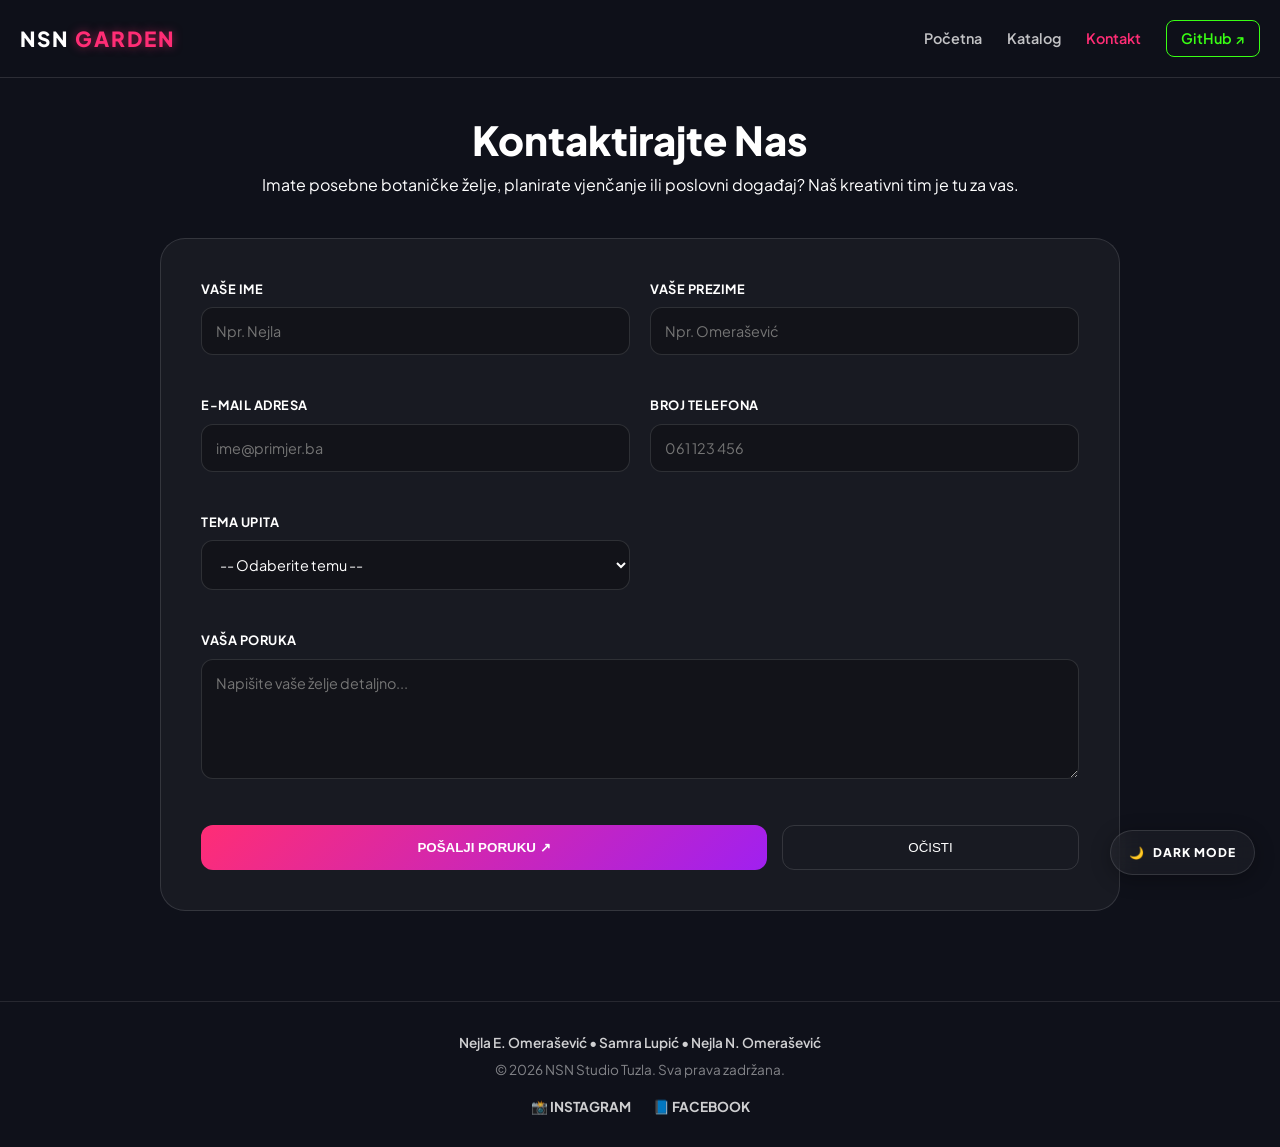
<file: kontakt.html>
<!DOCTYPE html>
<html lang="bs">
<head>
    <meta charset="UTF-8">
    <meta name="viewport" content="width=device-width, initial-scale=1.0">
    <title>Kontakt | NSN Garden</title>
    <link rel="stylesheet" href="css/tptpstil.css">
    <link href="https://fonts.googleapis.com/css2?family=Plus+Jakarta+Sans:wght@400;600;800&display=swap" rel="stylesheet">
    <link rel="icon" type="image/x-icon" href="images/icon.jfif"> 
    <link rel="manifest" href="manifest.json">
</head>
<body class="dark-mode">

    <div class="theme-btn" id="theme-toggle" role="button">
        <span class="theme-icon">🌙</span> <span class="theme-text">DARK MODE</span>
    </div>

    <header class="navbar-glow">
        <div class="nav-container">
            <div class="logo">NSN <span class="neon-text">GARDEN</span></div>
            <nav class="nav-links">
                <a href="index.html">Početna</a>
                <a href="sadrzaj.html">Katalog</a>
                <a href="kontakt.html" class="active">Kontakt</a>
                <a href="https://github.com/nejla-omerasevic/Grupa53-TPTP-2026.git" target="_blank" class="gh-link">GitHub ↗</a>
            </nav>
        </div>
    </header>

    <main class="wrapper internal-page">
        <div class="page-header-glow">
            <h1>Kontaktirajte Nas</h1>
            <p>Imate posebne botaničke želje, planirate vjenčanje ili poslovni događaj? Naš kreativni tim je tu za vas.</p>
        </div>

        <div class="form-glass-container">
            <form id="kontakt-forma" novalidate>
                
                <div class="form-row-split">
                    <div class="input-container">
                        <label for="ime">Vaše Ime</label>
                        <input type="text" id="ime" placeholder="Npr. Nejla">
                        <span class="error-text" id="err-ime"></span>
                    </div>
                    <div class="input-container">
                        <label for="prezime">Vaše Prezime</label>
                        <input type="text" id="prezime" placeholder="Npr. Omerašević">
                        <span class="error-text" id="err-prezime"></span>
                    </div>
                </div>

                <div class="form-row-split">
                    <div class="input-container">
                        <label for="email">E-mail Adresa</label>
                        <input type="email" id="email" placeholder="ime@primjer.ba">
                        <span class="error-text" id="err-email"></span>
                    </div>
                    <div class="input-container">
                        <label for="telefon">Broj Telefona</label>
                        <input type="tel" id="telefon" placeholder="061 123 456">
                        <span class="error-text" id="err-telefon"></span>
                    </div>
                </div>

                <div class="form-row-split">
                    <div class="input-container" style="width: 100%;">
                        <label for="tema">Tema Upita</label>
                        <select id="tema">
                            <option value="">-- Odaberite temu --</option>
                            <option value="Narudžba">Privatna narudžba</option>
                            <option value="Vjenčanje">Dekoracija vjenčanja</option>
                            <option value="Saradnja">Poslovna saradnja</option>
                        </select>
                        <span class="error-text" id="err-tema"></span>
                    </div>
                </div>

                <div class="input-container">
                    <label for="poruka">Vaša poruka</label>
                    <textarea id="poruka" rows="5" placeholder="Napišite vaše želje detaljno..."></textarea>
                    <span class="error-text" id="err-poruka"></span>
                </div>

                <div class="button-group-form">
                    <button type="submit" class="send-btn">POŠALJI PORUKU ↗</button>
                    <button type="reset" id="reset-btn" class="clear-btn">OČISTI</button>
                </div>
            </form>
        </div>
    </main>

    <footer class="glass-footer">
        <p class="authors">Nejla E. Omerašević • Samra Lupić • Nejla N. Omerašević</p>
        <p class="copyright">© 2026 NSN Studio Tuzla. Sva prava zadržana.</p>
        <div class="footer-socials">
            <a href="https://instagram.com/" target="_blank">📸 INSTAGRAM</a>
            <a href="https://facebook.com/" target="_blank">📘 FACEBOOK</a>
        </div>
    </footer>
    <script src="js/tptpskripte.js"></script>
</body>
</html>
</file>
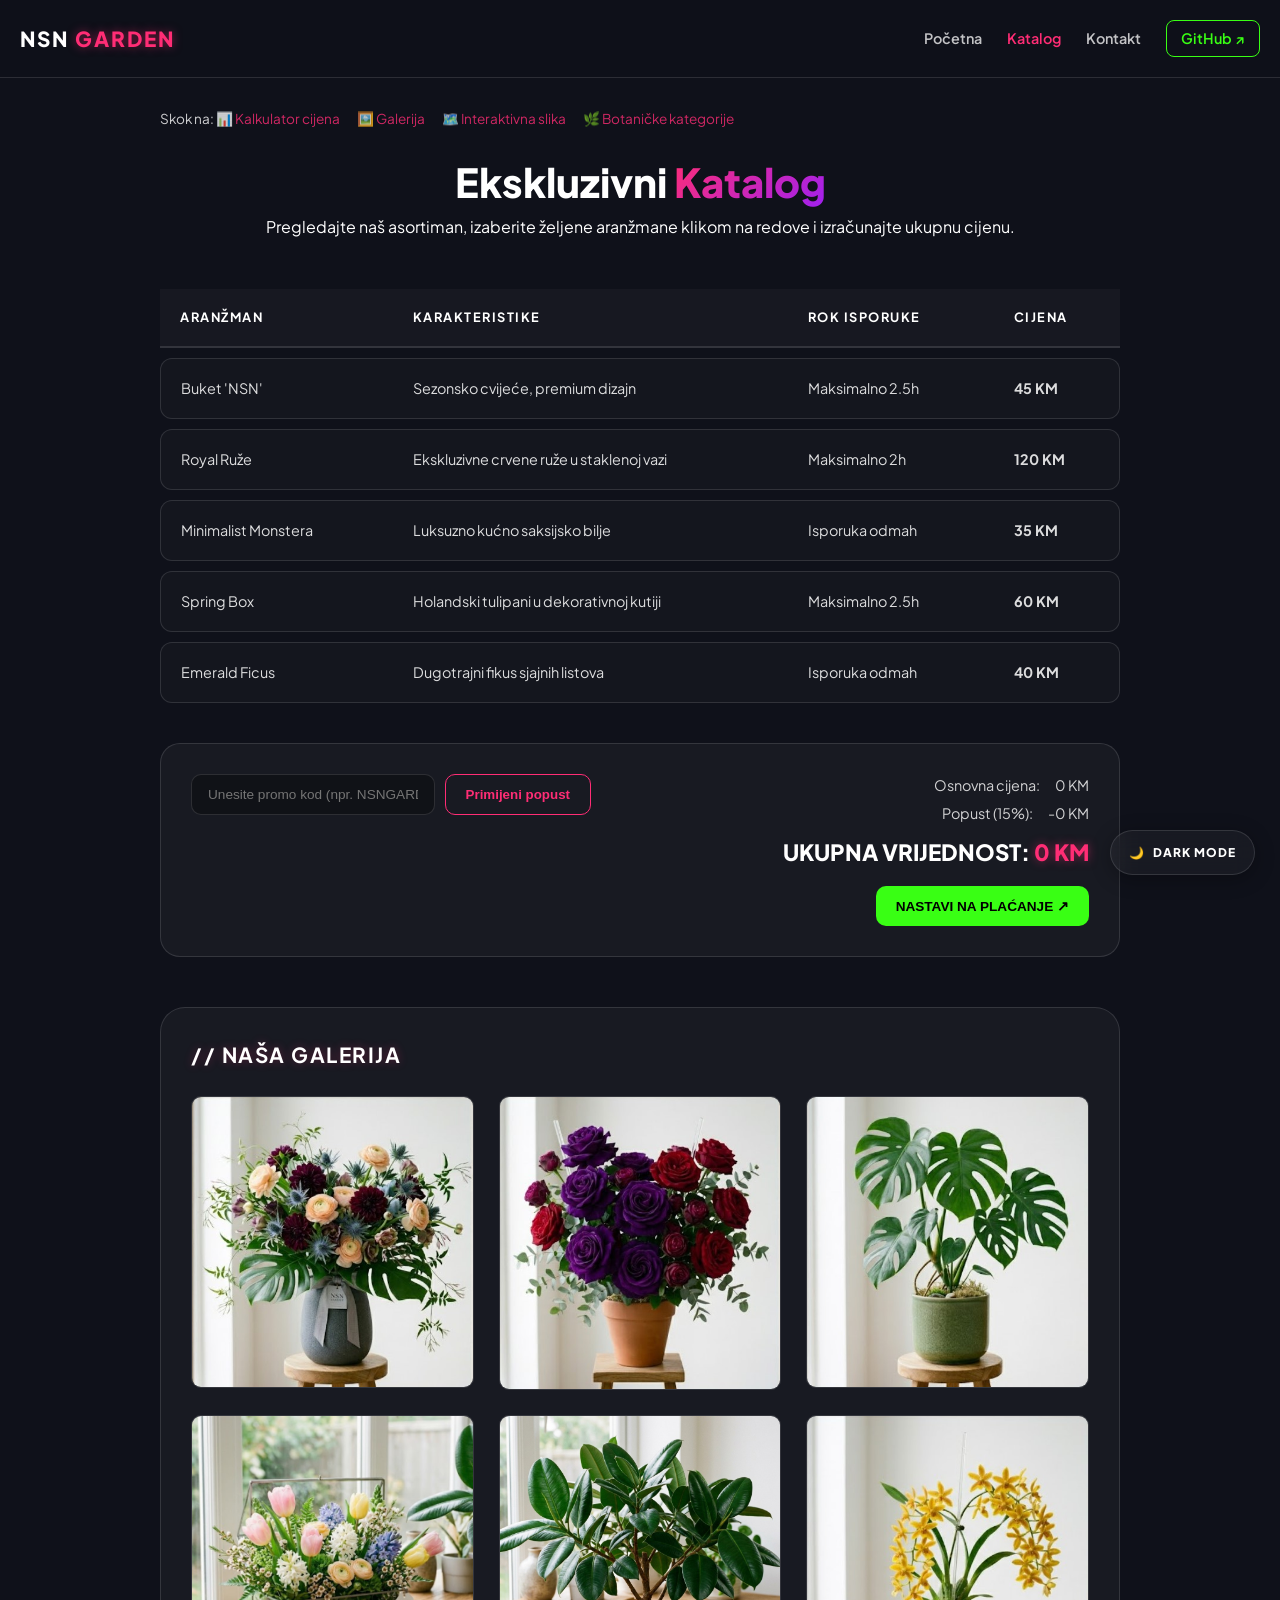
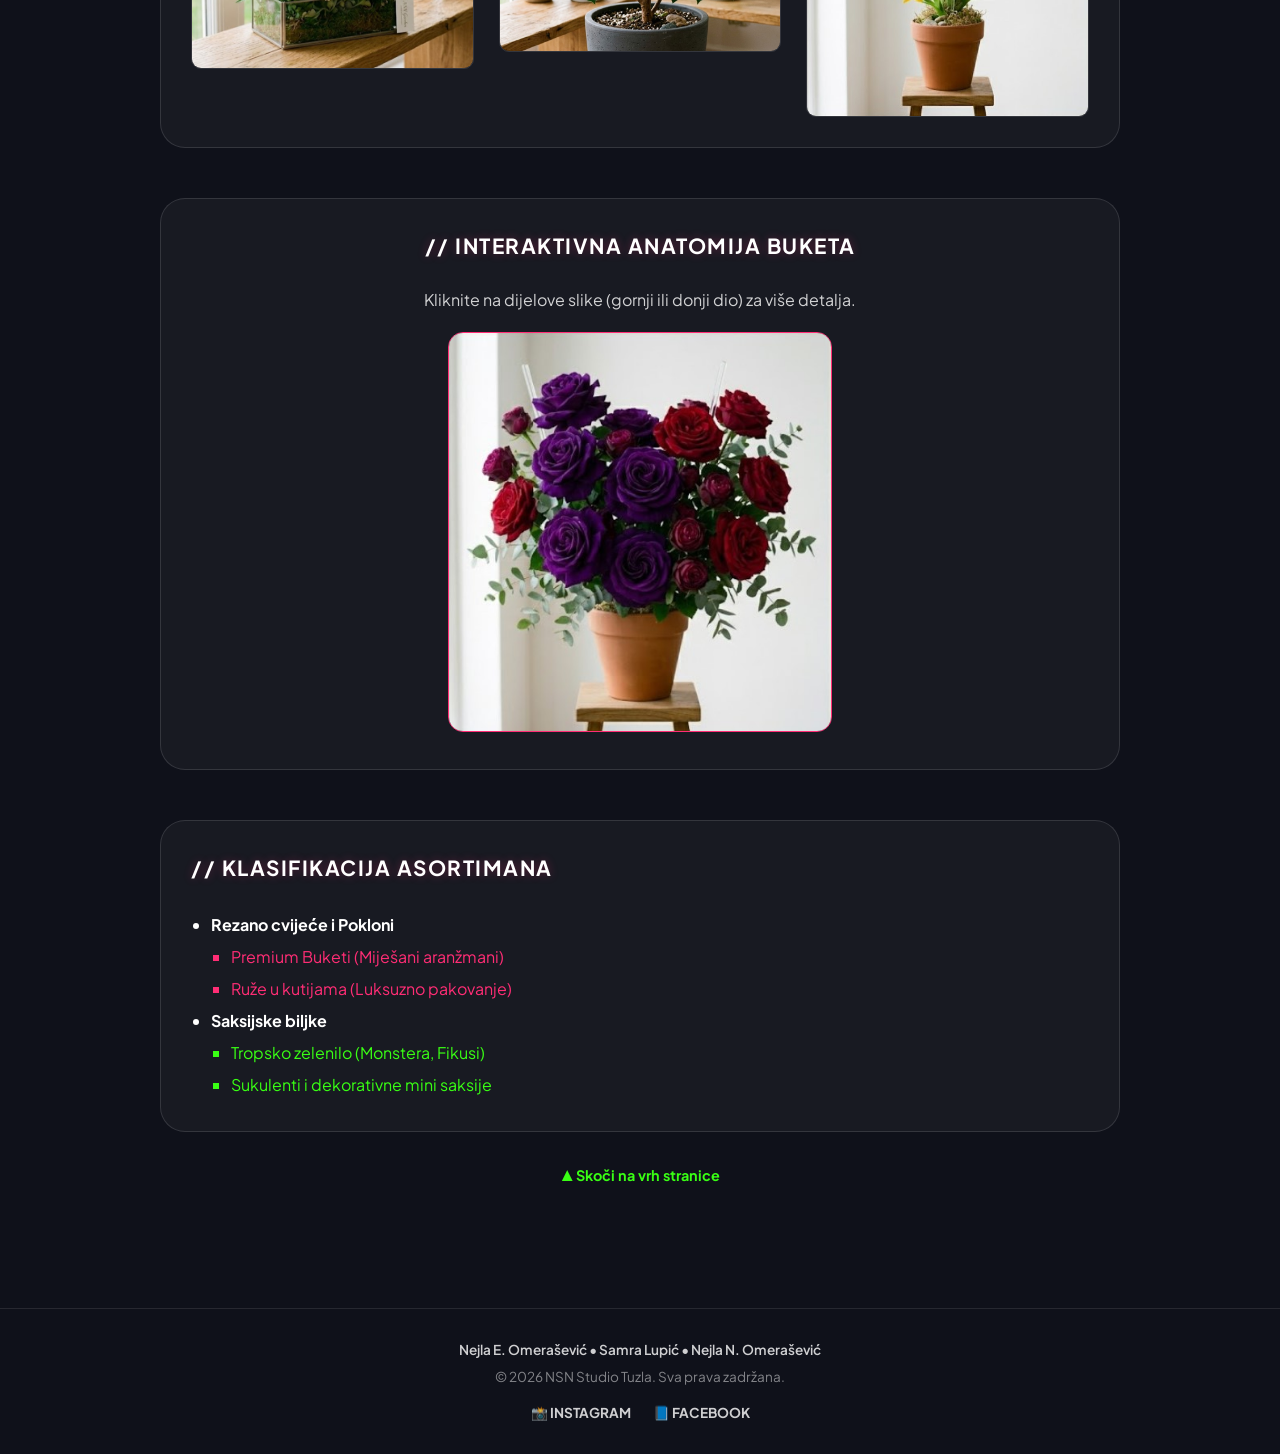
<file: sadrzaj.html>
<!DOCTYPE html>
<html lang="bs">
<head>
    <meta charset="UTF-8">
    <meta name="viewport" content="width=device-width, initial-scale=1.0">
    <title>Katalog | NSN Garden</title>
    <link rel="stylesheet" href="css/tptpstil.css">
    <link href="https://fonts.googleapis.com/css2?family=Plus+Jakarta+Sans:wght@400;600;800&display=swap" rel="stylesheet">
    <link rel="icon" type="image/x-icon" href="images/icon.jfif">
    <link rel="manifest" href="manifest.json">
</head>
<body class="dark-mode" id="vrt-vrh">

    <div class="theme-btn" id="theme-toggle" role="button">
        <span class="theme-icon">🌙</span> <span class="theme-text">DARK MODE</span>
    </div>

    <header class="navbar-glow">
        <div class="nav-container">
            <div class="logo">NSN <span class="neon-text">GARDEN</span></div>
            <nav class="nav-links">
                <a href="index.html">Početna</a>
                <a href="sadrzaj.html" class="active">Katalog</a>
                <a href="kontakt.html">Kontakt</a>
                <a href="https://github.com/nejla-omerasevic/Grupa53-TPTP-2026.git" target="_blank" class="gh-link">GitHub ↗</a>
            </nav>
        </div>
    </header>

    <main class="wrapper internal-page">
        
        <div class="bookmark-links bookmark-container">
            Skok na: <a href="#tabela-sekcija" class="smooth-scroll link-pink">📊 Kalkulator cijena</a>
            <a href="#galerija-sekcija" class="smooth-scroll link-pink">🖼️ Galerija</a>
            <a href="#anatomija-sekcija" class="smooth-scroll link-pink">🗺️ Interaktivna slika</a>
            <a href="#struktura-sekcija" class="smooth-scroll link-pink">🌿 Botaničke kategorije</a>
        </div>

        <section class="page-header-glow">
            <h1>Ekskluzivni <span class="gradient-text">Katalog</span></h1>
            <p>Pregledajte naš asortiman, izaberite željene aranžmane klikom na redove i izračunajte ukupnu cijenu.</p>
        </section>

        <section class="table-showcase" id="tabela-sekcija">
            <div class="table-responsive-container">
                <table class="glass-table">
                    <thead>
                        <tr>
                            <th>Aranžman</th>
                            <th>Karakteristike</th>
                            <th>Rok isporuke</th>
                            <th>Cijena</th>
                        </tr>
                    </thead>
                    <tbody>
                        <tr>
                            <td>Buket 'NSN'</td>
                            <td>Sezonsko cvijeće, premium dizajn</td>
                            <td>Maksimalno 2.5h</td>
                            <td>45 KM</td>
                        </tr>
                        <tr>
                            <td>Royal Ruže</td>
                            <td>Ekskluzivne crvene ruže u staklenoj vazi</td>
                            <td>Maksimalno 2h</td>
                            <td>120 KM</td>
                        </tr>
                        <tr>
                            <td>Minimalist Monstera</td>
                            <td>Luksuzno kućno saksijsko bilje</td>
                            <td>Isporuka odmah</td>
                            <td>35 KM</td>
                        </tr>
                        <tr>
                            <td>Spring Box</td>
                            <td>Holandski tulipani u dekorativnoj kutiji</td>
                            <td>Maksimalno 2.5h</td>
                            <td>60 KM</td>
                        </tr>
                        <tr>
                            <td>Emerald Ficus</td>
                            <td>Dugotrajni fikus sjajnih listova</td>
                            <td>Isporuka odmah</td>
                            <td>40 KM</td>
                        </tr>
                    </tbody>
                </table>
            </div>
        </section>

        <section class="kalkulator-sekcija">
            <div class="cijene-staklo-box">
                <div class="promo-input-group">
                    <input type="text" id="promo-kod-unos" placeholder="Unesite promo kod (npr. NSNGARDEN15)">
                    <button id="primijeni-popust-btn">Primijeni popust</button>
                </div>
                <div class="cijene-obracun">
                    <p>Osnovna cijena: <span id="osnovna-cijena">0 KM</span></p>
                    <p id="popust-red">Popust (15%): <span id="popust-iznos">-0 KM</span></p>
                    <h3>UKUPNA VRIJEDNOST: <span id="ukupna-cijena-ispis" class="neon-text">0 KM</span></h3>
                    <button id="proslijedi-narudzbu" class="pulse-button katalog-pay-btn">NASTAVI NA PLAĆANJE ↗</button>
                    <div class="clear-float"></div>
                </div>
            </div>
        </section>

        <section id="galerija-sekcija" class="media-card gallery-padding">
            <h2 class="sub-glow-title">// Naša Galerija</h2>
            <div class="animated-grid gallery-layout">
                <img src="images/cvijet1.jpg" alt="Raskošan cvjetni aranžman s tamnocrvenim i breskvastim cvjetovima, plavim čičcima i zelenim listovima u sivoj vazi">
                <img src="images/cvijet2.jpg" alt="Bogat buket s jarkoljubičastim i tamnocrvenim ružama u klasičnoj glinenoj saksiji na drvenom postolju">
                <img src="images/cvijet3.jpg" alt="Zelena sobna biljka Monstera u maslinastozelenoj saksiji postavljenoj na maloj drvenoj stolici">
                <img src="images/cvijet4.jpg" alt="Cvjetni aranžman s ružičastim tulipanima i bijelim i plavim zumbulima u pravokutnoj staklenoj posudi na drvenoj polici">
                <img src="images/cvijet5.jpg" alt="Gusta sobna biljka Fikus gumijevac sa sjajnim tamnozelenim listovima u sivoj saksiji na drvenoj površini">
                <img src="images/cvijet6.jpg" alt="Cvjetajuća žuta orhideja u tradicionalnoj glinenoj saksiji na malom drvenom postolju">
            </div>
        </section>

        <section id="anatomija-sekcija" class="media-card anatomija-layout">
            <h2 class="sub-glow-title">// Interaktivna anatomija buketa</h2>
            <p class="section-subtitle">Kliknite na dijelove slike (gornji ili donji dio) za više detalja.</p>
            
            <img src="images/cvijet2.jpg" alt="Anatomija buketa" usemap="#buketmapa" class="interactive-map-img">
            
            <map name="buketmapa">
                <area shape="circle" coords="200,150,80" href="#vrt-vrh" alt="Glavni cvjetovi" title="Premium uvozne ruže">
                <area shape="rect" coords="120,300,280,450" href="#vrt-vrh" alt="Ukrasna kutija" title="Luksuzno baršunasto pakovanje">
            </map>
        </section>

        <section id="struktura-sekcija" class="media-card struktura-layout">
            <h2 class="sub-glow-title">// Klasifikacija Asortimana</h2>
            <ul class="glavna-lista">
                <li><strong>Rezano cvijeće i Pokloni</strong>
                    <ul class="podlista lista-pink">
                        <li>Premium Buketi (Miješani aranžmani)</li>
                        <li>Ruže u kutijama (Luksuzno pakovanje)</li>
                    </ul>
                </li>
                <li><strong>Saksijske biljke</strong>
                    <ul class="podlista lista-green">
                        <li>Tropsko zelenilo (Monstera, Fikusi)</li>
                        <li>Sukulenti i dekorativne mini saksije</li>
                    </ul>
                </li>
            </ul>
        </section>

        <div class="scroll-top-container">
            <a href="#vrt-vrh" class="smooth-scroll top-link">▲ Skoči na vrh stranice</a>
        </div>

    </main>

    <footer class="glass-footer">
        <p class="authors">Nejla E. Omerašević • Samra Lupić • Nejla N. Omerašević</p>
        <p class="copyright">© 2026 NSN Studio Tuzla. Sva prava zadržana.</p>
        <div class="footer-socials">
            <a href="https://instagram.com/" target="_blank">📸 INSTAGRAM</a>
            <a href="https://facebook.com/" target="_blank">📘 FACEBOOK</a>
        </div>
    </footer>
    <script src="js/tptpskripte.js"></script>
</body>
</html>
</file>
<file: css/tptpstil.css>
/* ==========================================================================
   1. DEFINICIJA BOJA, GLOBALNI STILOVI I BAZA
   ========================================================================== */
:root {
    --bg-main: #0f111a; 
    --bg-card: rgba(255, 255, 255, 0.04);
    --border-color: rgba(255, 255, 255, 0.12);
    --text-main: #ffffff;
    --neon-pink: #ff2d75;
    --neon-green: #39ff14;
    --gradient: linear-gradient(135deg, #ff2d75, #a020f0);
}

body.light-mode {
    --bg-main: #ebf0f5;
    --bg-card: rgba(255, 255, 255, 0.85);
    --border-color: rgba(0, 0, 0, 0.08);
    --text-main: #1a1a1a;
}

*, *::before, *::after {
    box-sizing: border-box;
    margin: 0;
    padding: 0;
}

body {
    font-family: 'Plus Jakarta Sans', sans-serif;
    background-color: var(--bg-main);
    color: var(--text-main);
    transition: background-color 0.3s ease, color 0.3s ease;
    min-height: 100vh;
    line-height: 1.6;
}

.wrapper {
    max-width: 1300px;
    margin: 0 auto;
    padding: 30px 20px;
}

/* Prekidač za temu - fiksiran u donjem desnom ćošku i prati skrolovanje */
.theme-btn {
    position: fixed;
    bottom: 25px;
    right: 25px;
    background: var(--bg-card);
    border: 1px solid var(--border-color);
    padding: 12px 18px;
    border-radius: 30px;
    cursor: pointer;
    z-index: 1000;
    display: flex;
    align-items: center;
    gap: 8px;
    font-size: 0.75rem;
    font-weight: 800;
    letter-spacing: 1px;
    backdrop-filter: blur(10px);
    box-shadow: 0 4px 20px rgba(0,0,0,0.3);
    transition: all 0.2s ease;
}
.theme-btn:hover {
    transform: scale(1.05);
    border-color: var(--neon-pink);
}

/* ==========================================================================
   2. NAVIGACIJA I ZAGLAVLJE
   ========================================================================== */
.navbar-glow {
    background: rgba(15, 17, 26, 0.75);
    border-bottom: 1px solid var(--border-color);
    backdrop-filter: blur(15px);
    position: sticky;
    top: 0;
    z-index: 999;
}
body.light-mode .navbar-glow {
    background: rgba(235, 240, 245, 0.8);
}

.nav-container {
    max-width: 1300px;
    margin: 0 auto;
    padding: 20px;
    display: flex;
    justify-content: space-between;
    align-items: center;
}

.logo {
    font-weight: 800;
    font-size: 1.3rem;
    letter-spacing: 2px;
}
.neon-text {
    color: var(--neon-pink);
    text-shadow: 0 0 10px rgba(255, 45, 117, 0.5);
}

.nav-links {
    display: flex;
    align-items: center;
}
.nav-links a {
    color: var(--text-main);
    text-decoration: none;
    margin-left: 25px;
    font-size: 0.9rem;
    font-weight: 600;
    opacity: 0.75;
    transition: all 0.2s ease;
}
.nav-links a:hover, .nav-links a.active {
    opacity: 1;
    color: var(--neon-pink);
}

/* GitHub dugme u navigaciji */
.gh-link {
    border: 1px solid var(--neon-green) !important;
    padding: 6px 14px !important;
    border-radius: 8px !important;
    color: var(--neon-green) !important;
    opacity: 1 !important;
}
.gh-link:hover {
    background: rgba(57, 255, 20, 0.1) !important;
    box-shadow: 0 0 15px rgba(57, 255, 20, 0.2) !important;
}

/* ==========================================================================
   3. STRUKTURA I SIDEBAR (INDEX STRANICA)
   ========================================================================== */
.main-split-layout {
    display: grid;
    grid-template-columns: 280px 1fr;
    gap: 30px;
    margin-top: 20px;
}
@media (max-width: 900px) {
    .main-split-layout { grid-template-columns: 1fr; }
}

.glass-sidebar {
    background: linear-gradient(135deg, rgba(255, 45, 117, 0.1), rgba(160, 32, 240, 0.05)) !important;
    border: 1px solid rgba(255, 45, 117, 0.3) !important;
    border-radius: 20px !important;
    padding: 35px 25px !important;
    text-align: center;
    box-shadow: 0 8px 32px 0 rgba(255, 45, 117, 0.12) !important;
    backdrop-filter: blur(10px);
    height: fit-content;
    position: sticky;
    top: 100px;
    transition: transform 0.3s ease, box-shadow 0.3s ease;
}
.glass-sidebar:hover {
    transform: translateY(-5px);
    box-shadow: 0 12px 40px 0 rgba(255, 45, 117, 0.22) !important;
}

.promo-badge {
    background: var(--neon-pink) !important;
    color: #ffffff !important;
    font-size: 0.75rem !important;
    font-weight: 800 !important;
    letter-spacing: 2px !important;
    padding: 6px 14px !important;
    border-radius: 50px !important;
    display: inline-block !important;
    margin-bottom: 20px !important;
    box-shadow: 0 0 15px rgba(255, 45, 117, 0.5) !important;
}
.promo-title { font-size: 1.8rem !important; font-weight: 800 !important; color: #ffffff !important; margin-bottom: 12px !important; }
.promo-desc { font-size: 0.9rem !important; line-height: 1.6 !important; opacity: 0.85 !important; color: #e0e0e0 !important; margin-bottom: 25px !important; }
.promo-code {
    background: rgba(0, 0, 0, 0.4) !important;
    border: 1px dashed var(--neon-green) !important;
    color: var(--neon-green) !important;
    font-family: 'Courier New', Courier, monospace !important;
    font-size: 1.1rem !important;
    font-weight: 700 !important;
    letter-spacing: 1px !important;
    padding: 12px 18px !important;
    border-radius: 10px !important;
    display: inline-block !important;
}

body.light-mode .glass-sidebar { background: rgba(255, 255, 255, 0.8) !important; border: 1px solid rgba(255, 45, 117, 0.25) !important; }
body.light-mode .promo-title { color: #1a1a1a !important; }
body.light-mode .promo-desc { color: #4a4a4a !important; }
body.light-mode .promo-code { background: #ffffff !important; }

/* ==========================================================================
   4. HERO - SAVRŠEN BANER (TEKST PREKO SLIKE)
   ========================================================================== */
.hero-animated {
    background: linear-gradient(rgba(15, 17, 26, 0.72), rgba(15, 17, 26, 0.72)), 
                url('images/hero-banner.jpg') no-repeat center center/cover;
    border-radius: 20px;
    padding: 80px 45px;
    border: 1px solid var(--border-color);
    margin-bottom: 25px;
    display: flex;
    align-items: center;
    min-height: 350px;
}
body.light-mode .hero-animated {
    background: linear-gradient(rgba(235, 240, 245, 0.5), rgba(235, 240, 245, 0.7)), 
                url('images/hero-banner.jpg') no-repeat center center/cover;
}

.hero-content {
    max-width: 600px;
    z-index: 2;
}
.hero-content h1 {
    font-size: 2.8rem;
    font-weight: 800;
    line-height: 1.2;
    color: #ffffff;
}
body.light-mode .hero-content h1 {
    color: #1a1a1a;
}
body.light-mode .hero-content p {
    color: #333333;
}

.gradient-text {
    background: var(--gradient);
    -webkit-background-clip: text;
    background-clip: text;
    -webkit-text-fill-color: transparent;
}
.hero-content p {
    margin-top: 15px;
    max-width: 550px;
    opacity: 0.9;
    color: #ffffff;
}

/* Statistike */
.stats-glow-grid { display: grid; grid-template-columns: repeat(3, 1fr); gap: 20px; margin-bottom: 40px; }
.stat-card { background: var(--bg-card); border: 1px solid var(--border-color); padding: 20px; border-radius: 15px; text-align: center; }
.stat-number { font-size: 2rem; color: var(--neon-pink); font-weight: 800; }
.stat-label { font-size: 0.85rem; opacity: 0.7; margin-top: 5px; }

/* ==========================================================================
   5. KARTICE PROIZVODA - POPRAVLJENO I SIGURNO PRIKAZIVANJE
   ========================================================================== */
.section-top { display: flex; justify-content: space-between; align-items: center; flex-wrap: wrap; gap: 20px; margin-bottom: 25px; }
.filter-group { display: flex; gap: 10px; flex-wrap: wrap; }
.f-btn {
    background: var(--bg-card);
    border: 1px solid var(--border-color);
    color: var(--text-main);
    padding: 8px 16px;
    border-radius: 20px;
    font-size: 0.8rem;
    font-weight: 600;
    cursor: pointer;
    transition: all 0.2s ease;
}
.f-btn:hover, .f-btn.active {
    background: var(--neon-pink);
    border-color: var(--neon-pink);
    color: #ffffff;
    box-shadow: 0 0 15px rgba(255, 45, 117, 0.3);
}

.animated-grid { display: grid !important; grid-template-columns: repeat(auto-fill, minmax(280px, 1fr)) !important; gap: 25px !important; }
@media (min-width: 1100px) { .animated-grid { grid-template-columns: repeat(3, 1fr) !important; } }

.product-card-glass { background: var(--bg-card); border: 1px solid var(--border-color); border-radius: 20px; overflow: hidden; transition: transform 0.3s ease, box-shadow 0.3s ease; }
.product-card-glass:hover { transform: translateY(-5px); box-shadow: 0 10px 30px rgba(0,0,0,0.2); }

/* Osiguravamo da kontejner ne sakriva sliku */
.card-img-container { height: 220px !important; overflow: hidden !important; background: #000000 !important; display: block !important; }

/* Glavne slike artikala - uklonjeni svi destruktivni selektori */
.card-img-container img { 
    width: 100% !important; 
    height: 100% !important; 
    object-fit: cover !important; 
    display: block !important; 
}

.card-body-content { padding: 20px; }
.card-header-main { display: flex; justify-content: space-between; align-items: flex-start; gap: 10px; margin-bottom: 10px; }
.card-header-main h3 { font-size: 1.1rem; font-weight: 700; }
.card-price-tag { color: var(--neon-green); font-weight: 800; font-size: 1rem; }
.card-description { font-size: 0.85rem; opacity: 0.75; margin-bottom: 15px; height: 40px; overflow: hidden; }
.card-action-link { display: inline-block; color: var(--neon-pink); text-decoration: none; font-size: 0.85rem; font-weight: 700; }

/* ==========================================================================
   6. KATALOG I TABELA ARANŽMANA
   ========================================================================== */
.internal-page { max-width: 1000px; }
.page-header-glow { text-align: center; margin-bottom: 40px; }
.page-header-glow h1 { font-size: 2.5rem; font-weight: 800; }
.table-showcase { margin-top: 30px !important; }
.table-responsive-container { overflow-x: auto; width: 100%; }

.glass-table { width: 100% !important; border-collapse: separate !important; border-spacing: 0 10px !important; }
.glass-table th {
    background: rgba(255, 255, 255, 0.03) !important;
    color: var(--text-main) !important;
    font-weight: 700 !important;
    text-transform: uppercase !important;
    font-size: 0.8rem !important;
    letter-spacing: 1.5px !important;
    padding: 18px 20px !important;
    border-bottom: 2px solid var(--border-color) !important;
    text-align: left;
}
.glass-table tbody tr { background: rgba(255, 255, 255, 0.02) !important; transition: all 0.25s ease !important; cursor: pointer; }
.glass-table tbody tr:hover { background: rgba(255, 255, 255, 0.07) !important; transform: scale(1.006); }
.glass-table td { padding: 18px 20px !important; font-size: 0.9rem !important; color: rgba(255, 255, 255, 0.85) !important; border-top: 1px solid var(--border-color) !important; border-bottom: 1px solid var(--border-color) !important; }
.glass-table td:first-child { border-left: 1px solid var(--border-color) !important; border-top-left-radius: 12px !important; border-bottom-left-radius: 12px !important; }
.glass-table td:last-child { border-right: 1px solid var(--border-color) !important; border-top-right-radius: 12px !important; border-bottom-right-radius: 12px !important; color: var(--neon-green); font-weight: 700; }

body.light-mode .glass-table th { background: rgba(0, 0, 0, 0.03) !important; color: #1a1a1a !important; }
body.light-mode .glass-table tbody tr { background: #ffffff !important; }
body.light-mode .glass-table td { color: #333333 !important; }

.cijene-staklo-box {
    background: var(--bg-card);
    border: 1px solid var(--border-color);
    padding: 30px;
    border-radius: 20px;
    margin-top: 30px;
    display: flex;
    justify-content: space-between;
    align-items: flex-start;
    flex-wrap: wrap;
    gap: 20px;
}
.promo-input-group { display: flex; gap: 10px; max-width: 400px; width: 100%; }
.promo-input-group input { background: rgba(0, 0, 0, 0.3); border: 1px solid var(--border-color); color: var(--text-main); padding: 12px 16px; border-radius: 10px; font-size: 0.85rem; flex: 1; }
.promo-input-group button { background: transparent; border: 1px solid var(--neon-pink); color: var(--neon-pink); padding: 12px 20px; border-radius: 10px; cursor: pointer; font-weight: 600; }
.promo-input-group button:hover { background: var(--neon-pink); color: #fff; }
.cijene-obracun { text-align: right; }
.cijene-obracun p { font-size: 0.9rem; opacity: 0.8; margin-bottom: 5px; display: flex; justify-content: flex-end; gap: 15px; }
.cijene-obracun h3 { font-size: 1.4rem; margin-top: 10px; font-weight: 800; }
.pulse-button { background: var(--neon-green); color: #000000; border: none; font-weight: 800; padding: 12px 24px; border-radius: 10px; cursor: pointer; }

/* ==========================================================================
   7. GALERIJA SLIKA
   ========================================================================== */
.gallery-section { margin-top: 50px !important; }
.sub-glow-title { font-size: 1.3rem !important; text-transform: uppercase; letter-spacing: 1.5px !important; margin-bottom: 25px !important; color: #ffffff !important; text-shadow: 0 0 10px rgba(255, 45, 117, 0.3) !important; }
body.light-mode .sub-glow-title { color: #1a1a1a !important; }

.gallery-grid { display: grid !important; grid-template-columns: repeat(auto-fill, minmax(280px, 1fr)) !important; gap: 20px !important; margin-top: 20px !important; }
.gallery-grid img { width: 100% !important; height: 250px !important; object-fit: cover !important; border-radius: 15px !important; border: 1px solid var(--border-color) !important; display: block !important; transition: transform 0.3s ease, box-shadow 0.3s ease !important; }
.gallery-grid img:hover { transform: scale(1.03) !important; box-shadow: 0 8px 25px rgba(255, 45, 117, 0.25) !important; }

/* ==========================================================================
   8. KONTAKT FORMA - ODLIČAN DIZAJN
   ========================================================================== */
.form-glass-container {
    background: var(--bg-card);
    border: 1px solid var(--border-color);
    padding: 40px;
    border-radius: 25px;
    margin-top: 20px;
}
.form-row-split { display: grid; grid-template-columns: 1fr 1fr; gap: 20px; }
@media (max-width: 550px) { .form-row-split { grid-template-columns: 1fr; } }

.input-container { margin-bottom: 20px; }
.input-container label { display: block; font-size: 0.8rem; font-weight: 700; margin-bottom: 8px; text-transform: uppercase; letter-spacing: 0.5px; }
.input-container input, .input-container select, .input-container textarea {
    width: 100%;
    background: rgba(0,0,0,0.25);
    border: 1px solid var(--border-color);
    color: var(--text-main);
    padding: 14px;
    border-radius: 12px;
    font-family: inherit;
    font-size: 0.9rem;
    transition: all 0.2s ease;
}
body.light-mode .input-container input, body.light-mode .input-container select, body.light-mode .input-container textarea { background: #ffffff; color: #1a1a1a; }
.input-container input:focus, .input-container select:focus, .input-container textarea:focus { outline: none; border-color: var(--neon-pink); box-shadow: 0 0 10px rgba(255, 45, 117, 0.2); }

.error-text { color: var(--neon-pink); font-size: 0.75rem; font-weight: 600; margin-top: 5px; display: block; height: 15px; }
.input-error-field { border: 1px solid var(--neon-pink) !important; }

.button-group-form { display: flex; gap: 15px; margin-top: 10px; }
.send-btn { background: var(--gradient); color: #fff; border: none; padding: 14px 28px; border-radius: 12px; font-weight: 700; cursor: pointer; flex: 2; transition: all 0.2s ease; text-transform: uppercase; }
.send-btn:hover { box-shadow: 0 0 20px rgba(255, 45, 117, 0.4); }
.clear-btn { background: transparent; border: 1px solid var(--border-color); color: var(--text-main); padding: 14px 20px; border-radius: 12px; cursor: pointer; flex: 1; transition: all 0.2s ease; }

/* ==========================================================================
   9. INTERAKTIVNA MAPA I FOOTER
   ========================================================================== */
.media-card { background: var(--bg-card); border: 1px solid var(--border-color); border-radius: 25px; overflow: hidden; margin-top: 40px; }
.media-grid { display: grid; grid-template-columns: 1fr 1.2fr; }
@media (max-width: 800px) { .media-grid { grid-template-columns: 1fr; } }
.media-text { padding: 40px; }
.badge-status { display: inline-block; background: rgba(57, 255, 20, 0.1); color: var(--neon-green); padding: 6px 12px; border-radius: 30px; font-size: 0.75rem; font-weight: 800; margin-top: 20px; }
.media-map { min-height: 250px; }

.glass-footer { border-top: 1px solid var(--border-color); padding: 30px 20px; text-align: center; margin-top: 60px; font-size: 0.85rem; opacity: 0.8; }
.authors { font-weight: 600; margin-bottom: 5px; }
.copyright { opacity: 0.6; margin-bottom: 15px; }
.footer-socials a { color: var(--text-main); text-decoration: none; margin: 0 10px; font-weight: 700; }
.footer-socials a:hover { color: var(--neon-pink); }
/* ==========================================================================
   10. CSS ANIMACIJE (@keyframes) (Zahtjev 4.2)
   ========================================================================== */
@keyframes neonPulsiranje {
    0% {
        box-shadow: 0 0 5px var(--neon-pink);
        transform: scale(1);
    }
    50% {
        box-shadow: 0 0 20px var(--neon-pink), 0 0 30px var(--neon-pink);
        transform: scale(1.03);
    }
    100% {
        box-shadow: 0 0 5px var(--neon-pink);
        transform: scale(1);
    }
}

/* Primjena animacije na dugmad za slanje i plaćanje */
.pulse-button, .send-btn {
    animation: neonPulsiranje 2.5s infinite ease-in-out;}
    /* ==========================================================================
   DODATAK ZA KATALOG (ČIŠĆENJE INLINE STILOVA)
   ========================================================================== */

/* Bookmark linkovi na vrhu */
.bookmark-container {
    margin-bottom: 20px;
    font-size: 0.85rem;
    opacity: 0.8;
}

.link-pink {
    color: var(--neon-pink) !important;
    margin-right: 15px;
    text-decoration: none;
}

.link-pink:hover {
    text-decoration: underline;
}

/* Dugme za plaćanje u kalkulatoru */
.katalog-pay-btn {
    margin-top: 15px;
    max-width: 250px;
    float: right;
    padding: 12px 20px;
    font-size: 0.85rem;
}

.clear-float {
    clear: both;
}

/* Galerija i sekcije */
.gallery-padding {
    margin-top: 50px;
    padding: 30px;
}

.gallery-layout {
    display: grid;
    grid-template-columns: repeat(auto-fit, minmax(200px, 1fr));
    gap: 15px;
    margin-top: 20px;
}

.gallery-layout img {
    width: 100%;
    border-radius: 10px;
    border: 1px solid var(--border-color);
    transition: transform 0.3s ease;
}

.gallery-layout img:hover {
    transform: scale(1.02);
}

/* Interaktivna anatomija */
.anatomija-layout {
    margin-top: 50px;
    padding: 30px;
    text-align: center;
}

.section-subtitle {
    margin-bottom: 20px;
    color: var(--text-main);
    opacity: 0.8;
}

.interactive-map-img {
    max-width: 100%;
    max-height: 400px;
    border-radius: 15px;
    border: 1px solid var(--neon-pink);
}

/* Klasifikacija asortimana */
.struktura-layout {
    margin-top: 50px;
    padding: 30px;
}

.glavna-lista {
    padding-left: 20px;
    line-height: 2;
    margin-top: 15px;
}

.podlista {
    padding-left: 20px;
    list-style-type: square;
}

.lista-pink {
    color: var(--neon-pink);
}

.lista-green {
    color: var(--neon-green);
}

/* Skok na vrh stranice */
.scroll-top-container {
    text-align: center;
    margin: 30px 0;
}

.top-link {
    color: var(--neon-green);
    text-decoration: none;
    font-size: 0.9rem;
    font-weight: bold;
}

.top-link:hover {
    text-decoration: underline;
}
/* ==========================================================================
   DODATAK ZA POČETNU STRANICU (ČIŠĆENJE INLINE STILOVA)
   ========================================================================== */

/* Bočni meni (Sidebar) */
.sticky-sidebar-wrapper {
    position: sticky;
    top: 100px;
    display: flex;
    flex-direction: column;
    gap: 25px;
    align-self: start;
}

.filter-title {
    margin-bottom: 20px;
    font-size: 1.1rem;
    color: var(--neon-pink);
}

.block-btn {
    display: block;
    width: 100%;
    margin-bottom: 10px;
}

.block-btn-last {
    display: block;
    width: 100%;
}

/* Banner sekcija */
.banner-container {
    margin-top: 20px;
    margin-bottom: 40px;
    border-radius: 15px;
    overflow: hidden;
    border: 1px solid var(--border-color);
    width: 100%;
    display: block;
    clear: both;
    position: relative;
}

.block-picture {
    display: block;
    width: 100%;
}

.hero-banner-img {
    width: 100%;
    max-height: 250px;
    object-fit: cover;
    display: block;
    margin: 0;
}

/* Google Mapa */
.google-map-iframe {
    border: 0;
    min-height: 250px;
}
/* ==========================================================================
   DODATAK ZA KONTAKT STRANICU (ČIŠĆENJE INLINE STILOVA)
   ========================================================================== */

.full-width-container {
    width: 100% !important;
}
/* ==========================================================================
   KONAČNI POPRAVAK ZA MOBILNE UREĐAJE I MANJE EKRANE (RESPONZIVNOST)
   ========================================================================== */
@media (max-width: 900px) {
    /* Isključujemo dvo-kolonski grid i prebacujemo u jednu kolonu */
    .main-split-layout {
        grid-template-columns: 1fr !important;
        display: flex !important;
        flex-direction: column !important;
        gap: 20px !important;
    }

    /* Isključujemo sticky ponašanje na mobitelu da filteri ne lete preko sadržaja */
    .sticky-sidebar-wrapper, .glass-sidebar {
        position: static !important; 
        width: 100% !important;
    }

    /* Posloži filtere i popust uredno jedan ispod drugog na vrhu stranice */
    .sticky-sidebar-wrapper {
        display: flex !important;
        flex-direction: column !important;
        gap: 20px !important;
        margin-bottom: 20px !important;
    }
}
</file>
